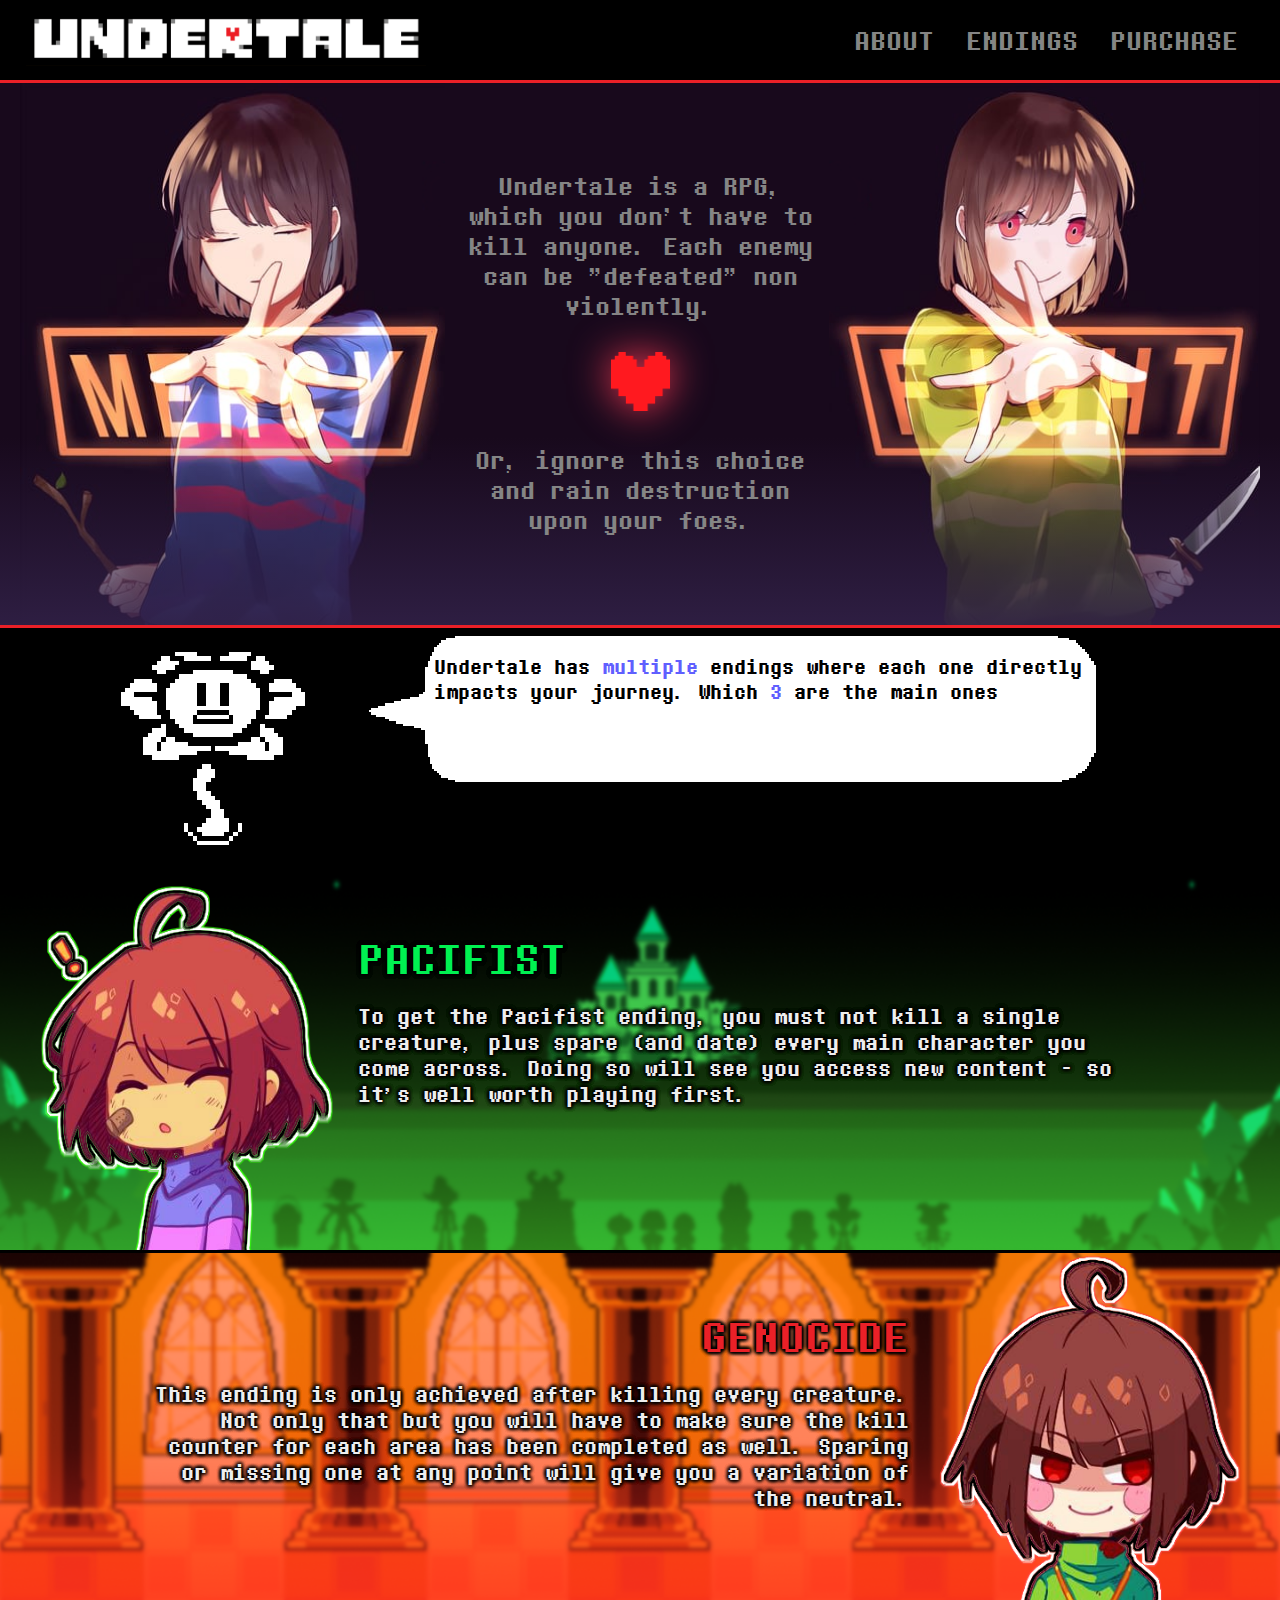
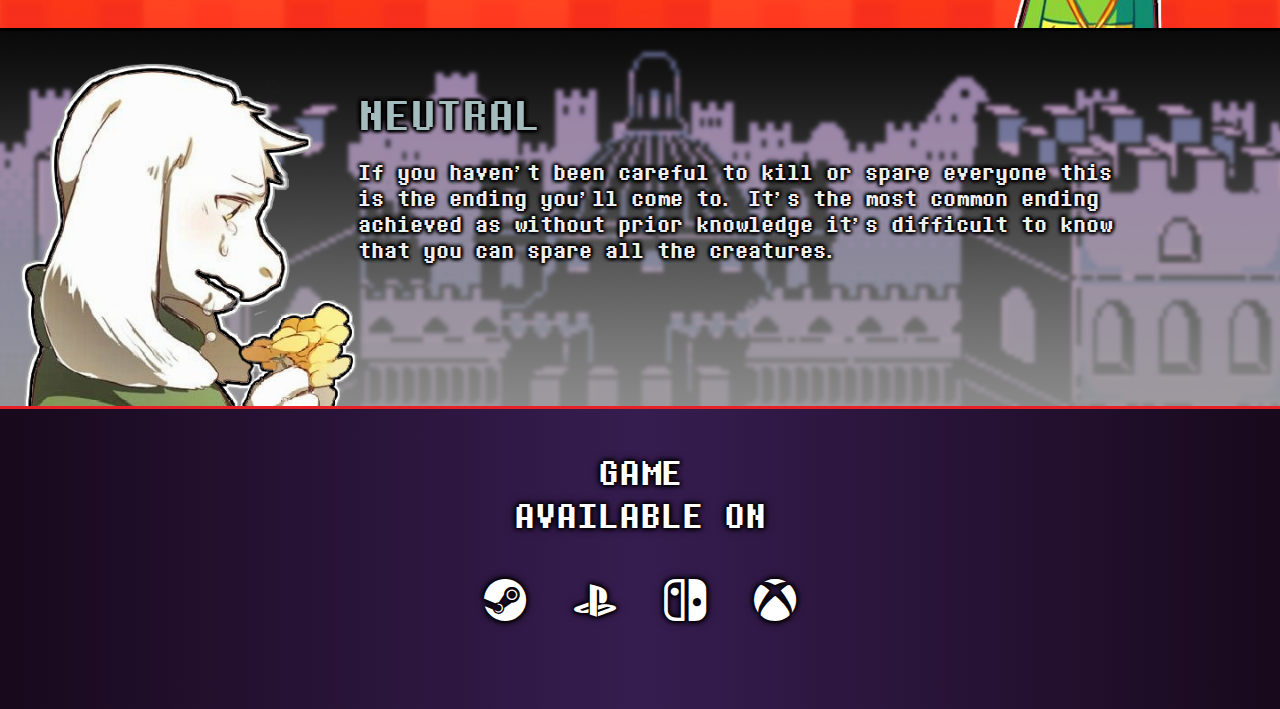
<file: index.html>
<!DOCTYPE html>
<html lang="en">

<head>
    <meta charset="UTF-8">
    <meta http-equiv="X-UA-Compatible" content="IE=edge">
    <meta name="viewport" content="width=device-width, initial-scale=1.0">
    <link rel="stylesheet" href="https://cdn.jsdelivr.net/npm/bootstrap-icons@1.10.3/font/bootstrap-icons.css">
    <link rel="stylesheet" type="text/css" href="./src/webfonts/stylesheet.css">
    <link rel="shortcut icon" href="./src/img/favicon.ico" type="image/x-icon">
    <link rel="stylesheet" href="./src/css/style.css">
    <title>Undertale - A Odisseia</title>
</head>
<header class="cabecalho">
    <a href="#">
        <img loading="lazy" class="logo" src="./src/img/Undertale-Logo.png" alt="undertale-logo">
    </a>
    <nav>
        <ul class="menu">
            <li><a href="#about">ABOUT</a></li>
            <li><a href="#endings">ENDINGS</a></li>
            <li><a href="#purchase">PURCHASE</a></li>
        </ul>
    </nav>
</header>
<main class="container">
    <section class="about" id="about">
        <div class="about-div">
            <div class="char-div">
                <img loading="lazy" class="char" src="./src/img/Frisk-l-side.png" alt="">
            </div>
            <div class="about-desc">
                <p class="top-p">Undertale is a RPG, which you don't have to kill anyone. Each enemy can be "defeated"
                    non violently.
                </p>
                <div>
                    <img loading="lazy" class="heart" src="./src/img/heart.png" alt="">
                </div>
                <p class="bottom-p">Or, ignore this choice and rain destruction upon your foes.</p>
            </div>
            <div class="char-div">
                <img loading="lazy" class="char" src="./src/img/Chara-r-side.png" alt="">
            </div>
        </div>
    </section>
    <section class="endings" id="endings">
        <div class="dialogue">
            <div>
                <img loading="lazy" src="./src/img/flowey.png" alt="flowey" class="flowey">
            </div>
            <div class="ballon-div">
                <img class="ballon" loading="lazy" src="./src/img/ballon.png" alt="ballon">
                <p>Undertale has <a class="p-blue">multiple</a> endings where each one directly impacts your journey.
                    Which <a class="p-blue">3</a> are the main ones</p>
            </div>
        </div>
        <div class="routes">
            <div class="route pacifist">
                <div class="img-div">
                    <img loading="lazy" class="img-route" src="./src/img/pacifist run.png" alt="pacifist route">
                    <div class="text-route">
                        <p class="route-name pacifist">PACIFIST</p>
                        <p class="route-desc">To get the Pacifist ending, you must not kill a single creature, plus spare
                            (and date) every main character you come across. Doing so will see you access new content - so
                            it's well worth playing first.</p>
                    </div>
                </div>
                
            </div>
            <div class="route genocide">
                <div class="img-div">
                    <img loading="lazy" class="img-route" src="./src/img/genocide run.png" alt="pacifist route">
                    <div class="text-route genocide">
                        <p class="route-name genocide">GENOCIDE</p>
                        <p class="route-desc genocide">This ending is only achieved after killing every creature. Not only
                            that but you will have to make sure the kill counter for each area has been completed as well.
                            Sparing or missing one at any point will give you a variation of the neutral.</p>
                    </div>
                </div>
                
            </div>
            <div class="route neutral">
                <div class="img-div">
                    <img loading="lazy" class="img-route" src="./src/img/neutral run.png" alt="pacifist route">
                    <div class="text-route">
                        <p class="route-name neutral">NEUTRAL</p>
                        <p class="route-desc">If you haven't been careful to kill or spare everyone this is the ending
                            you'll come to. It's the most common ending achieved as without prior knowledge it's difficult
                            to know that you can spare all the creatures.</p>
                    </div>
                </div>
                
            </div>

        </div>
    </section>
</main>
<footer class="rodape">
    <section class="purchase" id="purchase">
        <p>GAME<br>AVAILABLE ON</p>
        <div class="platforms">
            <a href="https://store.steampowered.com/app/391540" target="_blank"><i class="bi bi-steam"></i></a>
            <a href="https://store.playstation.com/en-us/product/UP3893-CUSA08801_00-TFSHVCUTPS400084"
                target="_blank"><i class="bi bi-playstation"></i></a>
            <a href="https://www.nintendo.com/store/products/undertale-switch/" target="_blank"><i
                    class="bi bi-nintendo-switch"></i></a>
            <a href="https://www.microsoft.com/en-us/store/r/undertale/9pjggx9xjxpb" target="_blank"><i
                    class="bi bi-xbox"></i></a>
        </div>
    </section>
</footer>

<body>

</body>

</html>


<!--FOOTER: 
    <i class="bi bi-steam"></i>
    <i class="bi bi-playstation"></i>
    <i class="bi bi-nintendo-switch"></i>
    <i class="bi bi-xbox"></i> -->
</file>
<file: src/webfonts/stylesheet.css>
@font-face {
    font-family: 'Undertale Papyrus';
    src: url('papyrus-webfont.eot');
    src: url('papyrus-webfont.eot?#iefix') format('embedded-opentype'),
         url('papyrus-webfont.woff2') format('woff2'),
         url('papyrus-webfont.woff') format('woff'),
         url('papyrus-webfont.ttf') format('truetype'),
         url('papyrus-webfont.svg#undertale_papyrusregular') format('svg');
    font-weight: normal;
    font-style: normal;

}




@font-face {
    font-family: 'Undertale Sans';
    src: url('sans-webfont.eot');
    src: url('sans-webfont.eot?#iefix') format('embedded-opentype'),
         url('sans-webfont.woff2') format('woff2'),
         url('sans-webfont.woff') format('woff'),
         url('sans-webfont.ttf') format('truetype'),
         url('sans-webfont.svg#undertale_sansregular') format('svg');
    font-weight: normal;
    font-style: normal;

}




@font-face {
    font-family: 'Determination Mono';
    src: url('determinationmonoweb-webfont.eot');
    src: url('determinationmonoweb-webfont.eot?#iefix') format('embedded-opentype'),
         url('determinationmonoweb-webfont.woff2') format('woff2'),
         url('determinationmonoweb-webfont.woff') format('woff'),
         url('determinationmonoweb-webfont.ttf') format('truetype'),
         url('determinationmonoweb-webfont.svg#determination_mono_webregular') format('svg');
    font-weight: normal;
    font-style: normal;

}




@font-face {
    font-family: 'Determination Sans';
    src: url('determinationsansweb-webfont.eot');
    src: url('determinationsansweb-webfont.eot?#iefix') format('embedded-opentype'),
         url('determinationsansweb-webfont.woff2') format('woff2'),
         url('determinationsansweb-webfont.woff') format('woff'),
         url('determinationsansweb-webfont.ttf') format('truetype'),
         url('determinationsansweb-webfont.svg#determination_sans_webregular') format('svg');
    font-weight: normal;
    font-style: normal;

}
</file>
<file: src/css/style.css>
* {
    margin: 0;
    padding: 0;
    box-sizing: border-box;
    font-family: 'Determination Mono';
    list-style: none;
    color: #858585;
    
    scroll-behavior: smooth;
    scroll-padding-top: 80px;
}

a {
    text-decoration: none;
    color: inherit;
}

body {
    width: 100%;
    background-color: #18091C;
}

.endings img, .cabecalho img {
    max-width: 100%; 
    /* PAREU AQUIIIIIIIIIIIIIIIIIIIIIIIIII TO AJEITANDO A LOGO UNDERTALE FODA */
}


.cabecalho {
    background-color: rgb(0, 0, 0);
    width: 100%;
    height: 80px;
    display: flex;
    justify-content: space-between;
    align-items: center;
    padding: 2%;
    outline: 3px solid #EA2027;
    position: fixed;
    z-index: 5;

}

.cabecalho .logo {
    width: 400px;
}

.cabecalho .menu {
    display: flex;
}

.cabecalho .menu li {
    font-size: 32px;
    padding: 0 16px;
}

.cabecalho .menu li:hover {
    cursor: pointer;
    color: #faef54;
}

.container .about {
    padding-top: 80px;
    overflow: hidden;
    width: 100%;
    background: #1e132d;
    background: linear-gradient(0deg, rgba(48, 32, 70, 0.904) 0%, rgba(30, 19, 45, 0) 30%);
    outline: 3px solid #EA2027;
}

.container .about .about-div {
    display: grid;
    justify-content: center;
    align-items: center;
    grid-template-columns: 0.25fr 0.9fr 0.25fr;
    grid-column-gap: 10px;
    max-width: 1386px;
    margin: 0 auto;
}

.container .about .about-desc {
    display: flex;
    flex-wrap: wrap;
    justify-content: center;
}

.container .about .about-desc p {
    text-align: center;
    font-size: 30px;
}

.container .about .about-div .char-div {
    height: 100%;
    margin-top: 1px;
    z-index: -5;
}

.container .about .about-div .char {
    height: 100%;
}

.container .about .heart {
    width: 59px;
    height: 59px;
    margin: 31px;
    position: relative;
    filter: drop-shadow(0px 0px 20px #ff3b55);
    animation: floating 4s ease-in-out infinite;
}

@keyframes floating {
    0% {
        top: -10px;
    }

    50% {
        top: 10px;
    }

    100% {
        top: -10px;
    }
}

.endings {
    background-color: rgb(0, 0, 0);
}

.endings .dialogue {
    display: flex;
    justify-content: center;
    align-items: center;
    height: min(250px,40vh)
}

.endings .ballon {
    /* margin: min(15px, 15vh) 0 0 min(39px, 2vw); */
    max-width: 100%;
}

.endings .ballon-div {
    /* height: 200px; */
    position: relative;
    
    margin-left: 5%;
    margin-right: 5%;
}

.endings .dialogue p {
    position: absolute;
    font-size: min(24px, 2vw);
    color: black;
    /* width: 625px; */
    height: 155px;
    top: 8%;
    left: 9%;
}

.endings .dialogue .p-blue {
    color: rgb(95, 95, 255);
}

.endings .route {
    /* height: 395px; */
    /* height: 5vh; */
    
    overflow: hidden;
    margin: 0 auto;
}

.endings .routes {
    display: flex;
    justify-content: center;
    flex-direction: column;
    /* width: 100%; */
}

.endings .img-div {
    position: relative;
}

.endings .img-route {
    width: 1349px;
}

.endings .text-route {
    position: absolute;
    width: min(900px, 60vw);
    top: 15%;
    left: 28%;
}

.endings .route-name {
    font-size: min(52px, 5vw);
    text-shadow: 0 0 4px black, 0 0 4px black, 0 0 4px black, 0 0 4px black, 0 0 4px black, 0 0 4px black;
    margin-bottom: min(25px, 2vh);
}

.endings .route-desc {
    font-size: min(35px, 2vw);
    color: rgb(238, 238, 238);
    text-shadow: 0 0 4px black, 0 0 4px black, 0 0 4px black, 0 0 4px black, 0 0 4px black, 0 0 4px black;
}

.endings .text-route.genocide {
    left: 11%;
    text-align: right;
}

.endings .route-name.pacifist {
    color: #00F151;
}

.endings .route-name.genocide {
    color: #EA2027;
}

.endings .route-name.neutral {
    color: #A4BCBD;
}

.rodape {
    display: flex;
    justify-content: center;
    width: 100%;
    height: 300px;
    background: rgb(24, 9, 28);
    background: linear-gradient(90deg, rgba(24,9,28,1) 0%, rgb(54, 29, 80) 50%, rgba(24,9,28,1) 100%);
    outline: 3px solid #EA2027;
}

.rodape .purchase p {
    text-align: center;
    color: white;
    font-size: 42px;
    padding: 42px;
    text-shadow: 0 0 4px black, 0 0 4px black, 0 0 4px black, 0 0 10px black;
}

.rodape .purchase .platforms {
    display: flex;
    justify-content: center;
}

.rodape .purchase i {
    color: white;
    font-size: 42px;
    padding: 0 24px;
    transition: 0.2s;
    text-shadow: 0 0 4px black, 0 0 4px black, 0 0 4px black, 0 0 10px black;
}

.rodape .purchase i:hover {
    color: #faef54;
    font-size: 50px;
}

@media (max-width: 927px) {
    .menu {
        visibility: hidden;
    }

    .cabecalho .logo {
        /* position: relative;
        left: 55%; */
        translate: 55%;
    }
}
/* 
.rodape .purchase .platforms {
    display: flex;
    justify-content: center;
    align-items: center;
}

.rodape .purchase a {
    width: 50px;
    height: 50px;
    margin: 0 24px;
}

.rodape .purchase i {
    color: white;
    font-size: 42px;
    transition: 0.2s;
}

.rodape .purchase i:hover {
    color: #faef54;
    font-size: 50px;
} */
</file>
